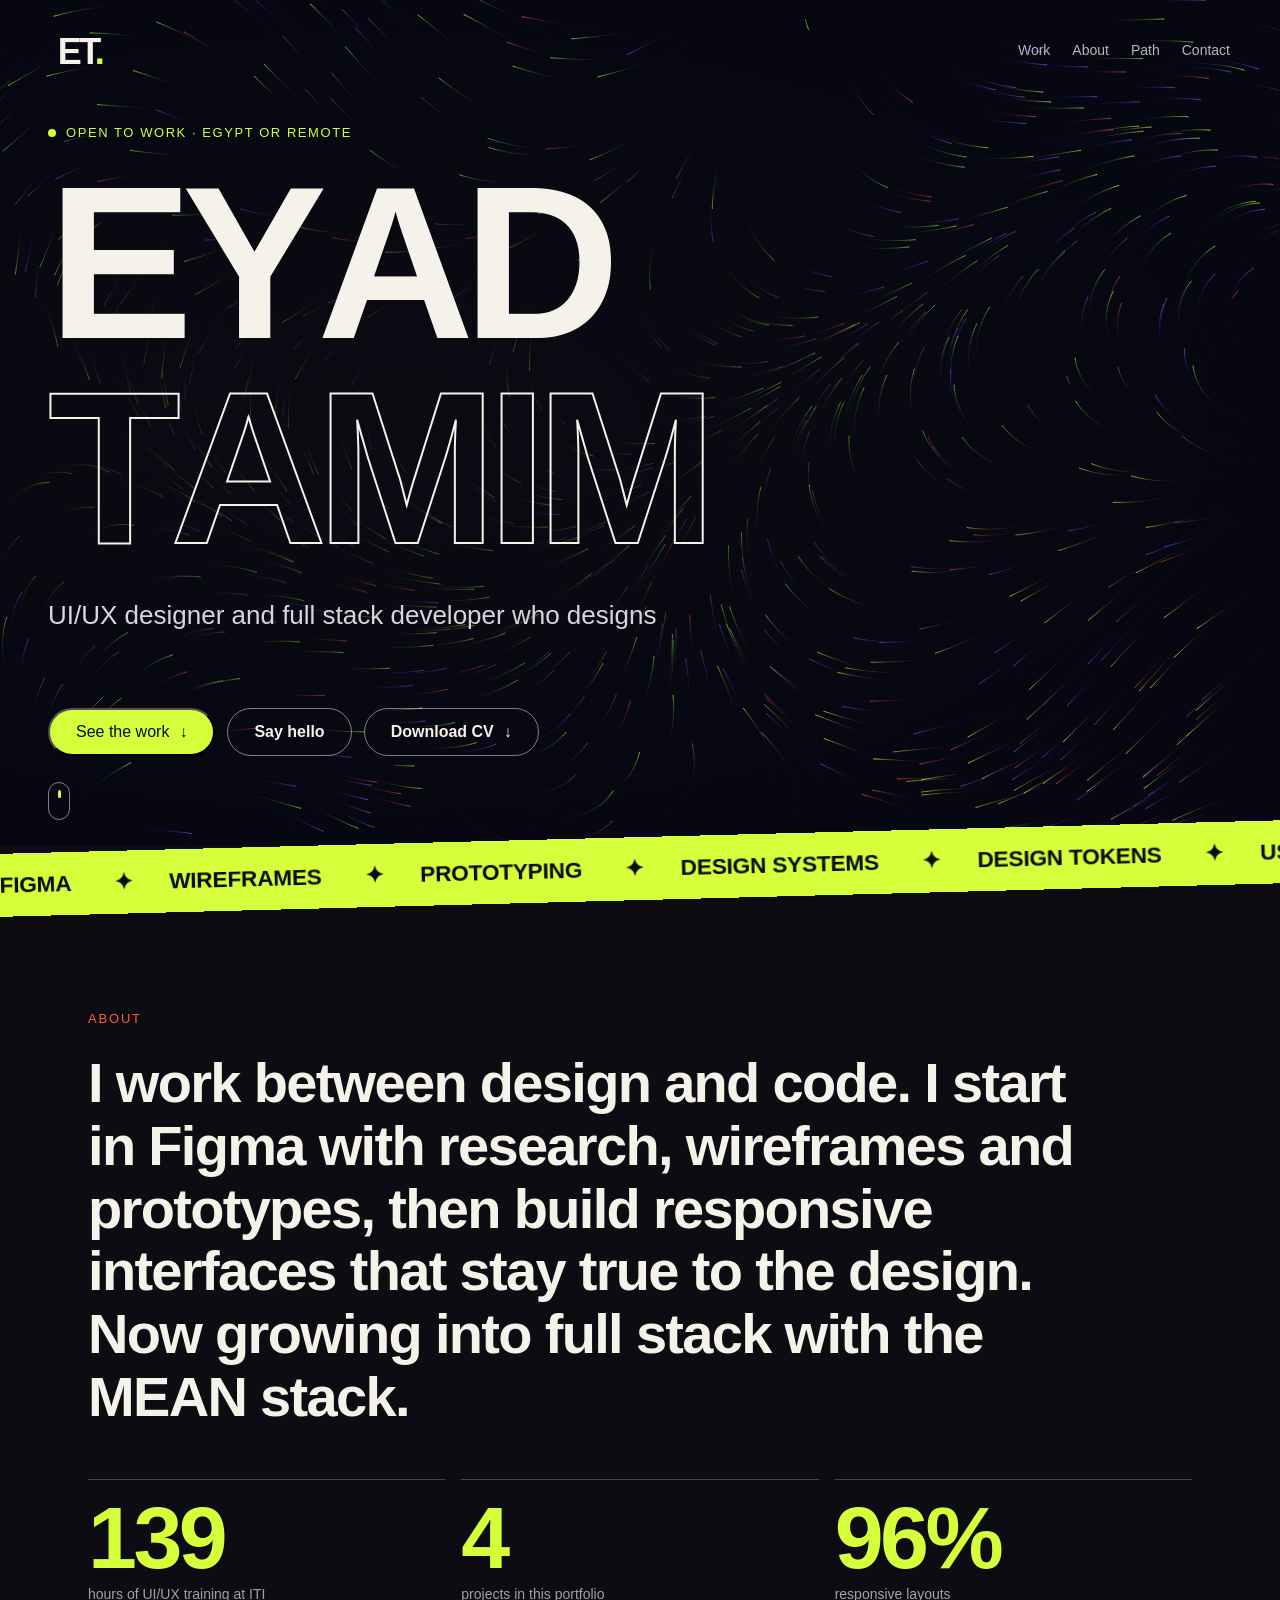
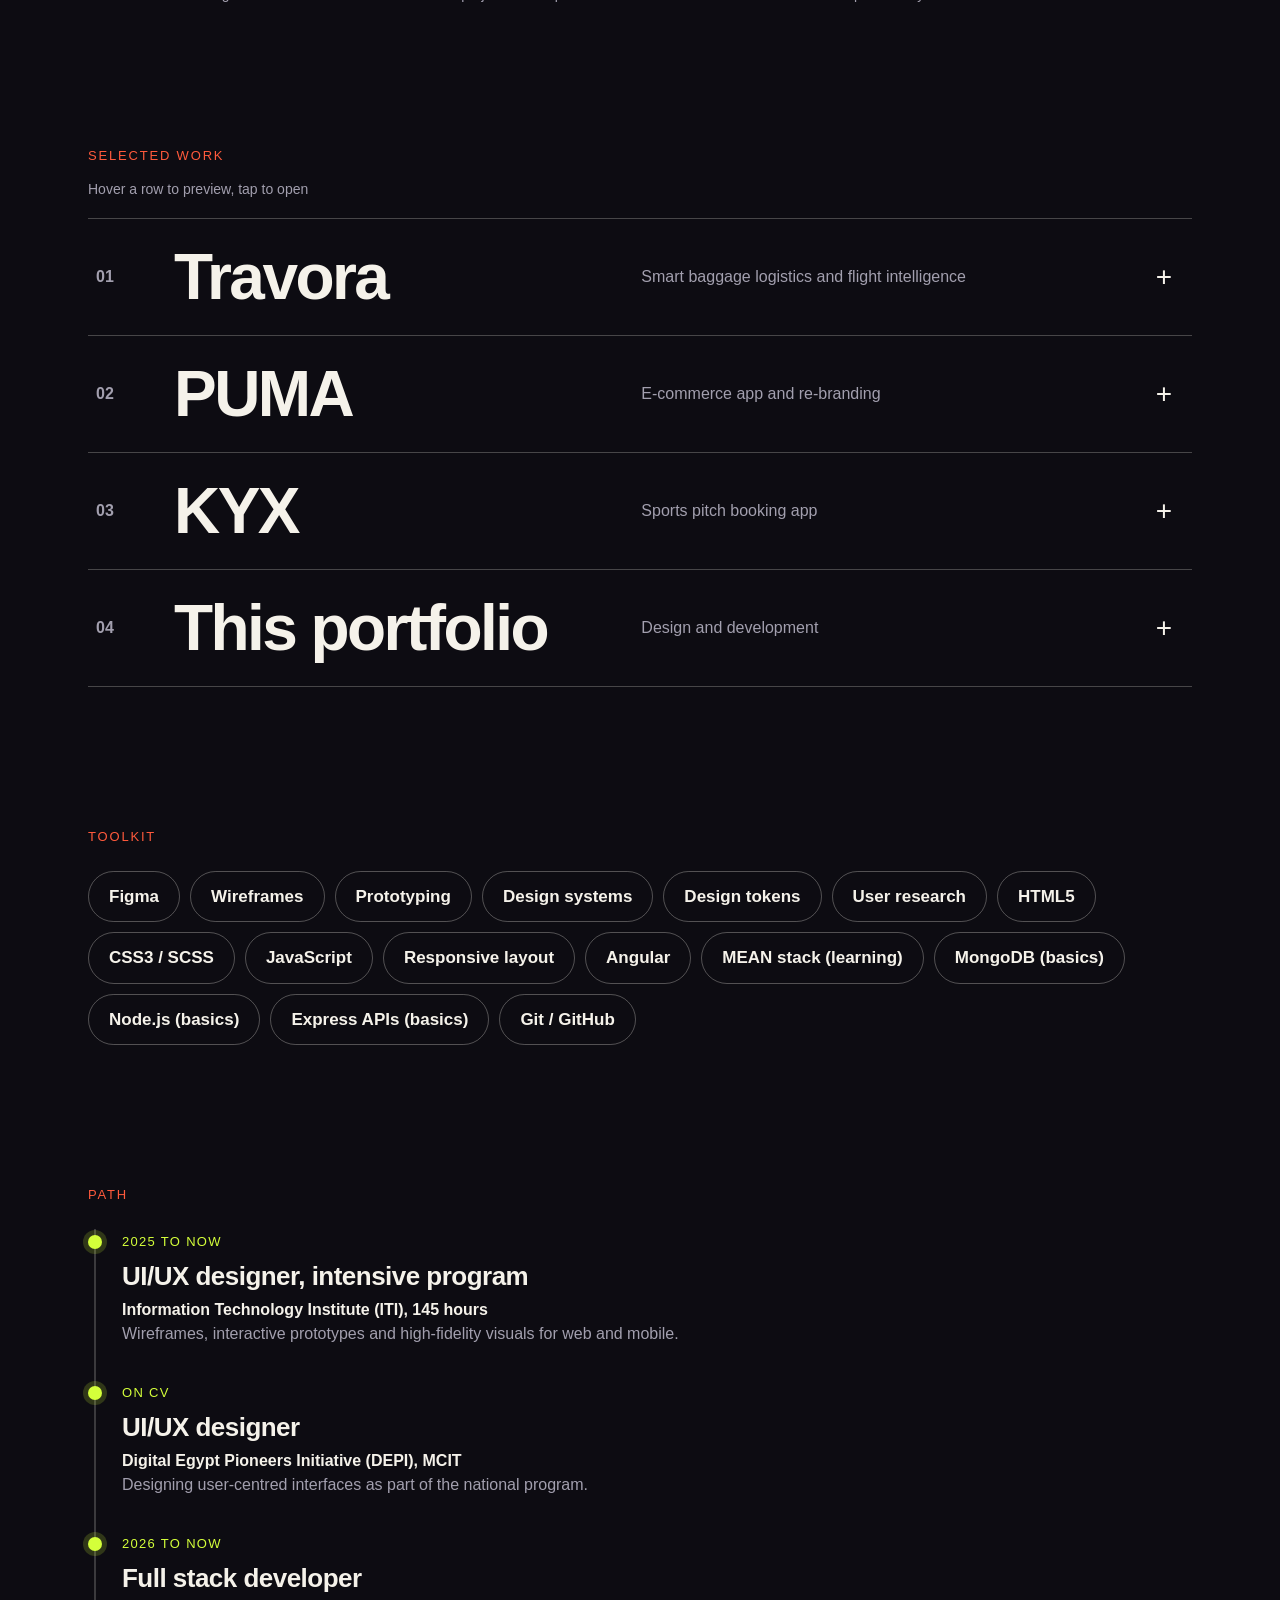
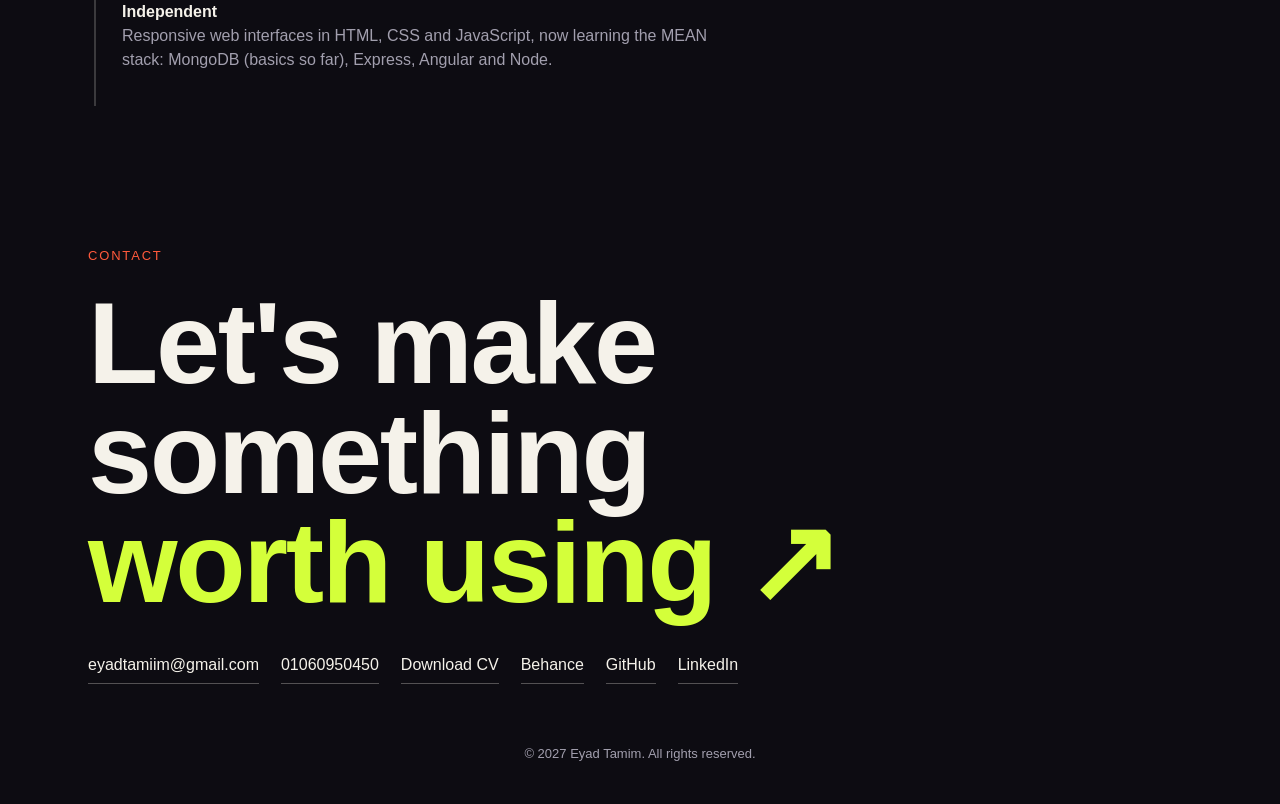
<file: index.html>
<!doctype html>
<html lang="en">
<head>
<meta charset="utf-8">
<meta name="viewport" content="width=device-width, initial-scale=1">
<title>Eyad Tamim | UI/UX Designer and Full Stack Developer</title>
<link rel="icon" href="favicon.svg" type="image/svg+xml">
<link rel="alternate icon" href="favicon.ico" sizes="any">
<link rel="icon" type="image/png" sizes="32x32" href="favicon-32.png">
<link rel="apple-touch-icon" href="apple-touch-icon.png">
<meta name="description" content="Portfolio of Eyad Tamim, UI/UX designer and full stack developer (MEAN stack in progress) based in Egypt.">
<meta name="theme-color" content="#0c0b10">
<meta property="og:title" content="Eyad Tamim | UI/UX Designer and Full Stack Developer">
<meta property="og:description" content="Selected work, skills and CV.">
<link rel="stylesheet" href="assets/style.css">
<style>html,body{margin:0;background:#0c0b10}</style>
</head>
<body>
<div id="root"></div>
<script src="assets/app.js"></script>
</body>
</html>
</file>
<file: assets/style.css>
button.ep-logo{color:transparent !important;font-size:0 !important;line-height:0 !important;text-indent:-9999px;overflow:hidden;-webkit-text-size-adjust:none;text-size-adjust:none}button.ep-logo i{display:none !important}
html,
body,
#root {
  margin: 0;
  min-height: 100%;
  background: #0d0c12;
}
* {
  box-sizing: border-box;
}
.ep {
  --lime: #d4ff3a;
  --coral: #ff5a3c;
  --violet: #7a5cff;
  --ink: #f5f2ea;
  --mute: #a29fae;
  position: relative;
  overflow: hidden;
  background: #0d0c12;
  color: var(--ink);
  font-family:
    Helvetica Neue,
    Helvetica,
    Arial,
    sans-serif;
  line-height: 1.5;
}
.ep a {
  color: inherit;
  text-decoration: none;
}
.ep-glow {
  position: fixed;
  left: -160px;
  top: -160px;
  width: 320px;
  height: 320px;
  border-radius: 50%;
  background: radial-gradient(
    circle,
    rgba(212, 255, 58, 0.22),
    transparent 65%
  );
  pointer-events: none;
  z-index: 5;
  transition: transform 0.12s linear;
  mix-blend-mode: screen;
}
.ep-nav {
  position: absolute;
  z-index: 10;
  top: 0;
  left: 0;
  right: 0;
  display: flex;
  justify-content: space-between;
  align-items: center;
  padding: 18px 24px;
  font-size: 14px;
}
.ep button {
  font: inherit;
}
.ep-nav-links {
  display: flex;
  gap: 18px;
}
.ep-nav-links button {
  background: none;
  border: 0;
  color: var(--ink);
  cursor: pointer;
  opacity: 0.75;
  padding: 8px 2px;
  transition:
    opacity 0.2s,
    color 0.2s;
}
.ep-nav-links button:hover {
  opacity: 1;
  color: var(--lime);
}
.ep-burger {
  display: none;
  position: relative;
  z-index: 12;
  width: 48px;
  height: 48px;
  border: 1.5px solid rgba(245, 242, 234, 0.5);
  border-radius: 50%;
  background: #0d0c1299;
  cursor: pointer;
  padding: 0;
}
.ep-burger span {
  position: absolute;
  left: 14px;
  right: 14px;
  height: 2px;
  background: var(--ink);
  border-radius: 2px;
  transition:
    transform 0.35s,
    opacity 0.2s,
    top 0.35s;
}
.ep-burger span:nth-child(1) {
  top: 17px;
}
.ep-burger span:nth-child(2) {
  top: 23px;
}
.ep-burger span:nth-child(3) {
  top: 29px;
}
.ep-burger.on span:nth-child(1) {
  top: 23px;
  transform: rotate(45deg);
}
.ep-burger.on span:nth-child(2) {
  opacity: 0;
}
.ep-burger.on span:nth-child(3) {
  top: 23px;
  transform: rotate(-45deg);
}
.ep-menu {
  position: absolute;
  z-index: 11;
  top: 0;
  left: 0;
  right: 0;
  height: 640px;
  padding: 110px 24px 24px;
  display: flex;
  flex-direction: column;
  gap: 4px;
  background: #0d0c12;
  clip-path: circle(0% at calc(100% - 48px) 42px);
  transition: clip-path 0.6s cubic-bezier(0.7, 0, 0.2, 1);
  pointer-events: none;
}
.ep-menu.on {
  clip-path: circle(150% at calc(100% - 48px) 42px);
  pointer-events: auto;
}
.ep-menu button {
  display: flex;
  align-items: baseline;
  gap: 14px;
  min-height: 64px;
  background: none;
  border: 0;
  border-bottom: 1px solid rgba(245, 242, 234, 0.2);
  color: var(--ink);
  text-align: left;
  cursor: pointer;
  font-family:
    Arial Black,
    Impact,
    sans-serif;
  font-size: 44px;
  letter-spacing: -0.03em;
  opacity: 0;
  transform: translateY(24px);
  transition:
    opacity 0.4s,
    transform 0.5s,
    color 0.2s;
}
.ep-menu.on button {
  opacity: 1;
  transform: none;
}
.ep-menu button small {
  font-family:
    Helvetica Neue,
    Arial,
    sans-serif;
  font-size: 13px;
  color: var(--lime);
  letter-spacing: 0.1em;
}
.ep-menu button:hover,
.ep-menu button:active {
  color: var(--lime);
}
.ep-anchor {
  display: block;
  height: 0;
}
@media (max-width: 700px) {
  .ep-nav-links {
    display: none;
  }
  .ep-burger {
    display: block;
  }
}
.ep-logo {
  position: relative;
  z-index: 12;
  background: none;
  border: 0;
  cursor: pointer;
  padding: 0;
  width: 64px;
  height: 64px;
  background-image: url("/nav-logo.svg");
  background-size: contain;
  background-repeat: no-repeat;
  background-position: center;
  font-size: 0;
  letter-spacing: 0;
}
.ep-logo i {
  color: var(--lime);
  font-style: normal;
}
.ep-hero {
  position: relative;
  min-height: 760px;
  display: flex;
  align-items: center;
  padding: 120px 24px 90px;
  isolation: isolate;
}
.ep-canvas {
  position: absolute;
  inset: 0;
  width: 100%;
  height: 100%;
  z-index: -1;
}
.ep-hero:after {
  content: "";
  position: absolute;
  inset: 0;
  z-index: -1;
  background: radial-gradient(
    ellipse at 30% 50%,
    rgba(13, 12, 18, 0.75),
    transparent 70%
  );
}
.ep-hero-in {
  max-width: 1200px;
  width: 100%;
  margin: 0 auto;
}
.ep-kicker {
  display: inline-flex;
  align-items: center;
  gap: 10px;
  margin: 0 0 18px;
  font-size: 13px;
  letter-spacing: 0.12em;
  text-transform: uppercase;
  color: var(--lime);
}
.ep-kicker i {
  width: 8px;
  height: 8px;
  border-radius: 50%;
  background: var(--lime);
  animation: ep-pulse 1.8s infinite;
}
@keyframes ep-pulse {
  0% {
    box-shadow: 0 0 #d4ff3ab3;
  }
  to {
    box-shadow: 0 0 0 14px #d4ff3a00;
  }
}
.ep-name {
  margin: 0;
  font-weight: 900;
  font-size: clamp(64px, 17vw, 220px);
  line-height: 0.86;
  letter-spacing: -0.05em;
  font-family:
    Arial Black,
    Impact,
    Helvetica Neue,
    sans-serif;
}
.ep-line {
  display: block;
  overflow: hidden;
  padding: 0.04em 0;
}
.ep-line b {
  display: inline-block;
  font-weight: 900;
  transform: translateY(110%) rotate(8deg);
  animation: ep-up 0.9s cubic-bezier(0.2, 0.9, 0.2, 1) forwards;
  transition:
    transform 0.3s,
    color 0.3s;
}
.ep-line b:hover {
  transform: translateY(-6%) rotate(-4deg) !important;
  color: var(--lime);
}
.ep-outline b {
  color: transparent;
  -webkit-text-stroke: 2px var(--ink);
}
.ep-outline b:hover {
  -webkit-text-stroke-color: var(--lime);
  color: transparent;
}
@keyframes ep-up {
  to {
    transform: translateY(0) rotate(0);
  }
}
.ep-sub {
  margin: 26px 0 0;
  max-width: 620px;
  font-size: clamp(18px, 2.6vw, 26px);
  color: #d8d5de;
}
.ep-swap {
  display: inline-grid;
  vertical-align: bottom;
  height: 1.4em;
  overflow: hidden;
  color: var(--lime);
  font-weight: 700;
}
.ep-swap em {
  grid-area: 1 / 1;
  font-style: normal;
  transform: translateY(110%);
  animation: ep-word 8s infinite;
}
.ep-swap em:nth-child(2) {
  animation-delay: 2s;
}
.ep-swap em:nth-child(3) {
  animation-delay: 4s;
}
.ep-swap em:nth-child(4) {
  animation-delay: 6s;
}
@keyframes ep-word {
  0% {
    transform: translateY(110%);
  }
  4%,
  22% {
    transform: translateY(0);
  }
  27%,
  to {
    transform: translateY(-110%);
  }
}
.ep-cta {
  display: flex;
  flex-wrap: wrap;
  gap: 12px;
  margin-top: 34px;
}
.ep-btn {
  display: inline-flex;
  align-items: center;
  gap: 10px;
  min-height: 48px;
  padding: 0 26px;
  border-radius: 99px;
  background: var(--lime);
  color: #0d0c12 !important;
  font-weight: 700;
  transition:
    transform 0.2s,
    box-shadow 0.2s;
}
.ep-btn:hover {
  transform: translateY(-3px) scale(1.03);
  box-shadow: 0 10px 30px #d4ff3a59;
}
.ep-btn span {
  display: inline-block;
  animation: ep-bob 1.4s infinite;
}
@keyframes ep-bob {
  50% {
    transform: translateY(4px);
  }
}
.ep-btn.ghost {
  background: transparent;
  color: var(--ink) !important;
  border: 1.5px solid rgba(245, 242, 234, 0.5);
}
.ep-btn.ghost:hover {
  box-shadow: none;
  border-color: var(--lime);
  color: var(--lime) !important;
}
.ep-scroll {
  position: absolute;
  bottom: 26px;
  left: 24px;
  width: 22px;
  height: 38px;
  border: 1.5px solid rgba(245, 242, 234, 0.5);
  border-radius: 12px;
}
.ep-scroll span {
  position: absolute;
  left: 50%;
  top: 7px;
  width: 3px;
  height: 8px;
  margin-left: -1.5px;
  border-radius: 2px;
  background: var(--lime);
  animation: ep-wheel 1.6s infinite;
}
@keyframes ep-wheel {
  0% {
    opacity: 1;
    transform: translateY(0);
  }
  to {
    opacity: 0;
    transform: translateY(14px);
  }
}
.ep-marquee {
  overflow: hidden;
  background: var(--lime);
  color: #0d0c12;
  transform: rotate(-1.5deg) scale(1.03);
  margin: -8px 0 40px;
}
.ep-marquee div {
  display: flex;
  width: max-content;
  animation: ep-marq 38s linear infinite;
  padding: 14px 0;
}
.ep-marquee span {
  white-space: nowrap;
  font-weight: 900;
  font-size: 22px;
  text-transform: uppercase;
  letter-spacing: -0.01em;
  padding: 0 18px;
}
.ep-marquee i {
  font-style: normal;
  margin-left: 36px;
}
@keyframes ep-marq {
  to {
    transform: translate(-50%);
  }
}
.ep-sec {
  position: relative;
  max-width: 1200px;
  margin: 0 auto;
  padding: 70px 24px;
}
.ep-label {
  margin: 0 0 24px;
  font-size: 13px;
  letter-spacing: 0.14em;
  text-transform: uppercase;
  color: var(--coral);
}
.ep-rev {
  opacity: 0;
  transform: translateY(34px);
  transition:
    opacity 0.8s cubic-bezier(0.2, 0.8, 0.2, 1),
    transform 0.8s cubic-bezier(0.2, 0.8, 0.2, 1);
}
.ep-rev.in {
  opacity: 1;
  transform: none;
}
.ep-words {
  margin: 0;
  font-size: clamp(26px, 5vw, 56px);
  line-height: 1.12;
  font-weight: 800;
  letter-spacing: -0.03em;
  max-width: 1000px;
}
.ep-words span {
  display: inline-block;
  opacity: 0.12;
  transform: translateY(14px);
  transition:
    opacity 0.6s,
    transform 0.6s;
}
.ep-words.in span {
  opacity: 1;
  transform: none;
}
.ep-stats {
  display: grid;
  grid-template-columns: repeat(auto-fit, minmax(210px, 1fr));
  gap: 16px;
  margin-top: 50px;
}
.ep-stats > .ep-rev > div {
  border-top: 1px solid rgba(245, 242, 234, 0.25);
  padding-top: 14px;
}
.ep-stats b {
  display: block;
  font-size: clamp(52px, 8vw, 88px);
  line-height: 1;
  font-weight: 900;
  letter-spacing: -0.04em;
  color: var(--lime);
}
.ep-stats > .ep-rev > div > span {
  color: var(--mute);
  font-size: 14px;
}
.ep-grid {
  display: grid;
  gap: 22px;
  grid-template-columns: 1fr;
}
.ep-cardwrap:nth-child(2n) {
  margin-top: 0;
}
.ep-card {
  position: relative;
  display: block;
  width: 100%;
  aspect-ratio: 4 / 3;
  padding: 0;
  border: 0;
  border-radius: 22px;
  overflow: hidden;
  cursor: pointer;
  color: var(--ink);
  font: inherit;
  text-align: left;
  background: #12101c;
  transition:
    transform 0.25s ease-out,
    box-shadow 0.3s;
}
.ep-card:hover {
  box-shadow: 0 24px 60px -20px var(--c1);
}
.ep-art {
  width: 100%;
  height: 100%;
  display: block;
  transition:
    transform 0.8s cubic-bezier(0.2, 0.8, 0.2, 1),
    filter 0.4s;
}
.ep-card:hover .ep-art {
  transform: scale(1.08);
  filter: saturate(1.3);
}
.ep-card-n {
  position: absolute;
  top: 16px;
  left: 18px;
  font-weight: 900;
  font-size: 15px;
  color: var(--c1);
}
.ep-card-info {
  position: absolute;
  left: 0;
  right: 0;
  bottom: 0;
  padding: 40px 20px 18px;
  background: linear-gradient(transparent, #000000d9);
  display: flex;
  flex-direction: column;
  gap: 2px;
}
.ep-card-info strong {
  font-size: 26px;
  letter-spacing: -0.03em;
}
.ep-card-info small {
  color: #cfcbd6;
  font-size: 13px;
}
.ep-card-go {
  position: absolute;
  top: 14px;
  right: 16px;
  padding: 6px 12px;
  border-radius: 99px;
  background: var(--c1);
  color: #0d0c12;
  font-weight: 700;
  font-size: 13px;
  opacity: 0;
  transform: translateY(-8px);
  transition: 0.3s;
}
.ep-card:hover .ep-card-go,
.ep-card:focus-visible .ep-card-go {
  opacity: 1;
  transform: none;
}
.ep-card:focus-visible,
.ep-close:focus-visible,
.ep a:focus-visible {
  outline: 2px solid var(--lime);
  outline-offset: 3px;
}
.ep-draw {
  stroke-dasharray: 600;
  stroke-dashoffset: 600;
  animation: ep-dash 4s ease-in-out infinite;
}
.ep-draw.d2 {
  stroke-dasharray: 4 8;
  stroke-dashoffset: 0;
  animation: ep-dash2 3s linear infinite;
}
@keyframes ep-dash {
  0% {
    stroke-dashoffset: 600;
  }
  60%,
  to {
    stroke-dashoffset: 0;
  }
}
@keyframes ep-dash2 {
  to {
    stroke-dashoffset: -48;
  }
}
.ep-fly {
  offset-path: path("M30 250 C120 40 280 40 370 220");
  animation: ep-flyp 4s ease-in-out infinite;
  offset-rotate: auto;
}
@keyframes ep-flyp {
  0% {
    offset-distance: 0%;
  }
  to {
    offset-distance: 100%;
  }
}
.ep-ping {
  transform-box: fill-box;
  transform-origin: center;
  animation: ep-pingk 2s ease-out infinite;
}
@keyframes ep-pingk {
  0% {
    transform: scale(1);
    opacity: 1;
  }
  to {
    transform: scale(3);
    opacity: 0;
  }
}
.ep-speed {
  animation: ep-speedk 2.4s linear infinite;
}
@keyframes ep-speedk {
  to {
    transform: translate(640px);
  }
}
.ep-leap {
  animation: ep-leapk 3s ease-in-out infinite;
  transform-box: fill-box;
  transform-origin: center;
}
@keyframes ep-leapk {
  50% {
    transform: translate(14px, -18px) rotate(-6deg);
  }
}
.ep-slot {
  animation: ep-slotk 2s ease-in-out infinite;
  transform-box: fill-box;
  transform-origin: center;
}
@keyframes ep-slotk {
  50% {
    transform: scale(1.6);
    opacity: 0.5;
  }
}
.ep-ball {
  animation: ep-ballk 4s ease-in-out infinite;
}
@keyframes ep-ballk {
  25% {
    transform: translate(110px, -60px);
  }
  50% {
    transform: translate(-90px, 70px);
  }
  75% {
    transform: translate(-120px, -50px);
  }
}
.ep-spin {
  transform-box: fill-box;
  transform-origin: center;
  animation: ep-spink 12s linear infinite;
}
.ep-spin.r {
  animation-direction: reverse;
  animation-duration: 8s;
}
@keyframes ep-spink {
  to {
    transform: rotate(360deg);
  }
}
.ep-skills {
  display: flex;
  flex-wrap: wrap;
  gap: 10px;
}
.ep-skill {
  display: inline-block;
  padding: 12px 20px;
  border-radius: 99px;
  border: 1.5px solid rgba(245, 242, 234, 0.3);
  font-weight: 600;
  font-size: 17px;
  transition: 0.25s;
  cursor: default;
}
.ep-skill:hover {
  background: var(--coral);
  border-color: var(--coral);
  color: #0d0c12;
  transform: rotate(-3deg) scale(1.06);
}
.ep-tl {
  border-left: 2px solid rgba(245, 242, 234, 0.2);
  margin-left: 6px;
}
.ep-tl-item {
  position: relative;
  padding: 0 0 34px 26px;
}
.ep-tl-item:before {
  content: "";
  position: absolute;
  left: -8px;
  top: 6px;
  width: 14px;
  height: 14px;
  border-radius: 50%;
  background: var(--lime);
  box-shadow: 0 0 0 5px #d4ff3a2e;
}
.ep-when {
  font-size: 13px;
  letter-spacing: 0.1em;
  text-transform: uppercase;
  color: var(--lime);
}
.ep-tl-item h3 {
  margin: 4px 0 2px;
  font-size: 26px;
  letter-spacing: -0.02em;
}
.ep-tl-item p {
  margin: 0;
  color: var(--mute);
  max-width: 620px;
}
.ep-where {
  color: var(--ink) !important;
  font-weight: 600;
}
.ep-contact {
  padding-bottom: 40px;
}
.ep-big {
  display: block;
  font-size: clamp(40px, 9vw, 124px);
  line-height: 0.95;
  font-weight: 900;
  letter-spacing: -0.02em;
  font-family:
    Arial Black,
    Impact,
    sans-serif;
  transition: color 0.3s;
}
.ep-big span {
  color: var(--lime);
  -webkit-text-stroke: 0;
  transition: letter-spacing 0.4s;
}
.ep-big:hover span {
  letter-spacing: 0.02em;
}
.ep-big:hover {
  color: var(--coral);
}
.ep-links {
  display: flex;
  flex-wrap: wrap;
  gap: 10px 22px;
  margin-top: 30px;
}
.ep-links a {
  padding: 6px 0;
  border-bottom: 1.5px solid rgba(245, 242, 234, 0.3);
  transition: 0.2s;
}
.ep-links a:hover {
  color: var(--lime);
  border-color: var(--lime);
}
.ep-foot {
  margin: 60px 0 0;
  color: var(--mute);
  font-size: 13px;
  text-align: center;
}
.ep.is-open {
  height: 1180px;
  max-height: 1180px;
}
.ep-case {
  position: absolute;
  top: 0;
  left: 0;
  right: 0;
  height: 1180px;
  z-index: 50;
  overflow: hidden;
  animation: ep-circle 0.7s cubic-bezier(0.7, 0, 0.2, 1) both;
}
@keyframes ep-circle {
  0% {
    clip-path: circle(0% at 50% 60%);
  }
  to {
    clip-path: circle(150% at 50% 60%);
  }
}
.ep-case-bg {
  position: absolute;
  inset: 0;
  background:
    radial-gradient(circle at 80% 0%, var(--c2), transparent 55%), #0d0c12;
}
.ep-case-in {
  position: relative;
  max-width: 960px;
  margin: 0 auto;
  padding: 80px 24px 60px;
  animation: ep-fade 0.8s 0.35s both;
}
@keyframes ep-fade {
  0% {
    opacity: 0;
    transform: translateY(24px);
  }
  to {
    opacity: 1;
    transform: none;
  }
}
.ep-close {
  position: absolute;
  top: 24px;
  right: 24px;
  min-height: 44px;
  padding: 0 20px;
  border-radius: 99px;
  border: 1.5px solid var(--ink);
  background: transparent;
  color: var(--ink);
  font: inherit;
  font-weight: 700;
  cursor: pointer;
}
.ep-close:hover {
  background: var(--ink);
  color: #0d0c12;
}
.ep-case-title {
  margin: 0;
  font-size: clamp(54px, 14vw, 150px);
  line-height: 0.9;
  letter-spacing: -0.05em;
  font-family:
    Arial Black,
    Impact,
    sans-serif;
  color: var(--c1);
}
.ep-case-tag {
  margin: 8px 0 28px;
  font-size: 20px;
  color: #d8d5de;
}
.ep-case-art {
  border-radius: 22px;
  overflow: hidden;
  aspect-ratio: 4 / 3;
  max-height: 460px;
}
.ep-case-art .ep-art {
  height: 100%;
}
.ep-case-text {
  font-size: 20px;
  max-width: 680px;
  margin: 28px 0 18px;
}
.ep-chips {
  display: flex;
  flex-wrap: wrap;
  gap: 8px;
}
.ep-chips span {
  padding: 8px 16px;
  border-radius: 99px;
  background: var(--c1);
  color: #0d0c12;
  font-weight: 700;
  font-size: 14px;
}
.ep-note {
  margin-top: 28px;
  color: var(--mute);
  font-size: 14px;
}
.ep-note a {
  text-decoration: underline;
}
@media (min-width: 800px) {
  .ep-nav,
  .ep-hero {
    padding-left: 48px;
    padding-right: 48px;
  }
  .ep-grid {
    grid-template-columns: 1fr 1fr;
    gap: 28px;
  }
  .ep-cardwrap:nth-child(2n) {
    margin-top: 60px;
  }
  .ep-scroll {
    left: 48px;
  }
  .ep-sec {
    padding-left: 48px;
    padding-right: 48px;
  }
}
@media (max-width: 520px) {
  .ep-outline b {
    -webkit-text-stroke-width: 1.5px;
  }
}
@media (prefers-reduced-motion: reduce) {
  .ep *,
  .ep *:before {
    animation-duration: 0.01ms !important;
    animation-iteration-count: 1 !important;
    transition-duration: 0.01ms !important;
  }
  .ep-rev,
  .ep-words span {
    opacity: 1;
    transform: none;
  }
}
@media (min-width: 800px) {
  .ep-grid {
    display: none;
  }
  .ep-hint {
    display: block;
    margin: -10px 0 18px;
    color: var(--mute);
    font-size: 14px;
  }
  .ep-list {
    display: block;
    position: relative;
    border-top: 1px solid rgba(245, 242, 234, 0.25);
  }
  .ep-row {
    display: grid;
    grid-template-columns: 70px 1.3fr 1.4fr 40px;
    align-items: center;
    width: 100%;
    padding: 26px 8px;
    border: 0;
    border-bottom: 1px solid rgba(245, 242, 234, 0.25);
    background: transparent;
    color: var(--ink);
    font: inherit;
    text-align: left;
    cursor: pointer;
    transition:
      padding 0.35s,
      color 0.3s,
      background 0.3s;
  }
  .ep-row:hover,
  .ep-row:focus-visible {
    padding-left: 28px;
    color: var(--c1);
    background: #ffffff08;
    outline: none;
  }
  .ep-row-n {
    font-weight: 900;
    color: var(--mute);
  }
  .ep-row-name {
    font-size: clamp(34px, 5vw, 64px);
    font-weight: 900;
    letter-spacing: -0.04em;
    line-height: 1;
    font-family:
      Arial Black,
      Impact,
      sans-serif;
  }
  .ep-row-tag {
    color: var(--mute);
  }
  .ep-row-go {
    font-size: 28px;
    transition: transform 0.3s;
  }
  .ep-row:hover .ep-row-go {
    transform: rotate(45deg);
  }
  .ep-peek {
    position: absolute;
    left: 0;
    top: 0;
    width: 300px;
    height: 225px;
    border-radius: 16px;
    overflow: hidden;
    pointer-events: none;
    opacity: 0;
    z-index: 4;
    box-shadow: 0 30px 60px #0009;
    transition:
      opacity 0.25s,
      transform 0.12s ease-out;
  }
  .ep-peek.on {
    opacity: 1;
  }
}
.ep-sub-view {
  padding-top: 96px;
  min-height: 760px;
  animation: ep-viewin 0.55s cubic-bezier(0.2, 0.8, 0.2, 1) both;
}
.ep-view {
  animation: ep-viewin 0.55s cubic-bezier(0.2, 0.8, 0.2, 1) both;
}
@keyframes ep-viewin {
  0% {
    opacity: 0;
    transform: translateY(18px);
  }
  to {
    opacity: 1;
    transform: none;
  }
}
.ep-back {
  display: inline-flex;
  align-items: center;
  min-height: 44px;
  margin: 0 24px;
  padding: 0 18px;
  border-radius: 99px;
  border: 1.5px solid rgba(245, 242, 234, 0.4);
  background: transparent;
  color: var(--ink);
  cursor: pointer;
  transition: 0.2s;
}
.ep-back:hover {
  border-color: var(--lime);
  color: var(--lime);
}
.ep-next {
  display: flex;
  flex-wrap: wrap;
  gap: 10px;
  padding: 10px 24px 60px;
  max-width: 1200px;
  margin: 0 auto;
}
.ep-next button {
  min-height: 48px;
  padding: 0 22px;
  border-radius: 99px;
  border: 1.5px solid rgba(245, 242, 234, 0.3);
  background: transparent;
  color: var(--ink);
  cursor: pointer;
  font-weight: 600;
  transition: 0.2s;
}
.ep-next button:hover {
  background: var(--lime);
  color: #0d0c12;
  border-color: var(--lime);
}
.ep-nav-links button.cur {
  color: var(--lime);
  opacity: 1;
}
.ep-hint {
  display: block !important;
  margin: -10px 0 18px;
  color: var(--mute);
  font-size: 14px;
}
.ep-works {
  position: relative;
  border-top: 1px solid rgba(245, 242, 234, 0.25);
}
.ep-work {
  border-bottom: 1px solid rgba(245, 242, 234, 0.25);
}
.ep-row {
  display: grid !important;
  grid-template-columns: 44px 1fr 36px;
  grid-template-areas: "n name go" ". tag go";
  align-items: center;
  column-gap: 8px;
  width: 100%;
  min-height: 76px;
  padding: 16px 6px;
  border: 0 !important;
  background: transparent;
  color: var(--ink);
  font: inherit;
  text-align: left;
  cursor: pointer;
  transition:
    padding 0.35s,
    color 0.3s,
    background 0.3s;
}
.ep-row-n {
  grid-area: n;
}
.ep-row-name {
  grid-area: name;
  font-size: clamp(30px, 8vw, 64px);
}
.ep-row-tag {
  grid-area: tag;
  font-size: 14px;
}
.ep-row-go {
  grid-area: go;
  text-align: center;
}
.ep-row:hover,
.ep-row.open,
.ep-row:focus-visible {
  color: var(--c1);
  background: #ffffff08;
  outline: none;
}
.ep-row.open .ep-row-go {
  transform: none;
}
.ep-peek {
  display: none;
}
.ep-detail {
  display: grid;
  grid-template-rows: 0fr;
  transition: grid-template-rows 0.55s cubic-bezier(0.2, 0.8, 0.2, 1);
}
.ep-detail.on {
  grid-template-rows: 1fr;
}
.ep-detail-in {
  overflow: hidden;
  min-height: 0;
  display: grid;
  gap: 22px;
  padding: 0 6px;
  transition: padding 0.55s;
}
.ep-detail.on .ep-detail-in {
  padding: 8px 6px 28px;
}
.ep-detail-art {
  border-radius: 18px;
  overflow: hidden;
  aspect-ratio: 4 / 3;
  max-height: 340px;
}
.ep-detail-art .ep-art {
  height: 100%;
}
.ep-detail-txt h3 {
  margin: 0;
  font-size: clamp(36px, 7vw, 72px);
  line-height: 0.95;
  letter-spacing: -0.03em;
  font-family:
    Arial Black,
    Impact,
    sans-serif;
  color: var(--c1);
}
.ep-detail-tag {
  color: #d8d5de;
  margin: 6px 0 14px;
}
.ep-detail-txt p {
  max-width: 640px;
}
@media (min-width: 800px) {
  .ep-row {
    grid-template-columns: 70px 1.3fr 1.4fr 40px !important;
    grid-template-areas: "n name tag go" !important;
    min-height: 0;
    padding: 26px 8px;
  }
  .ep-row:hover {
    padding-left: 28px;
  }
  .ep-row-name {
    font-size: clamp(34px, 5vw, 64px);
  }
  .ep-row-tag {
    font-size: inherit;
  }
  .ep-peek {
    display: block;
  }
  .ep-detail-in {
    grid-template-columns: 1fr 1fr;
    align-items: center;
  }
  .ep-sub-view .ep-back,
  .ep-back {
    margin-left: 48px;
  }
  .ep-next {
    padding-left: 48px;
  }
}
</file>
